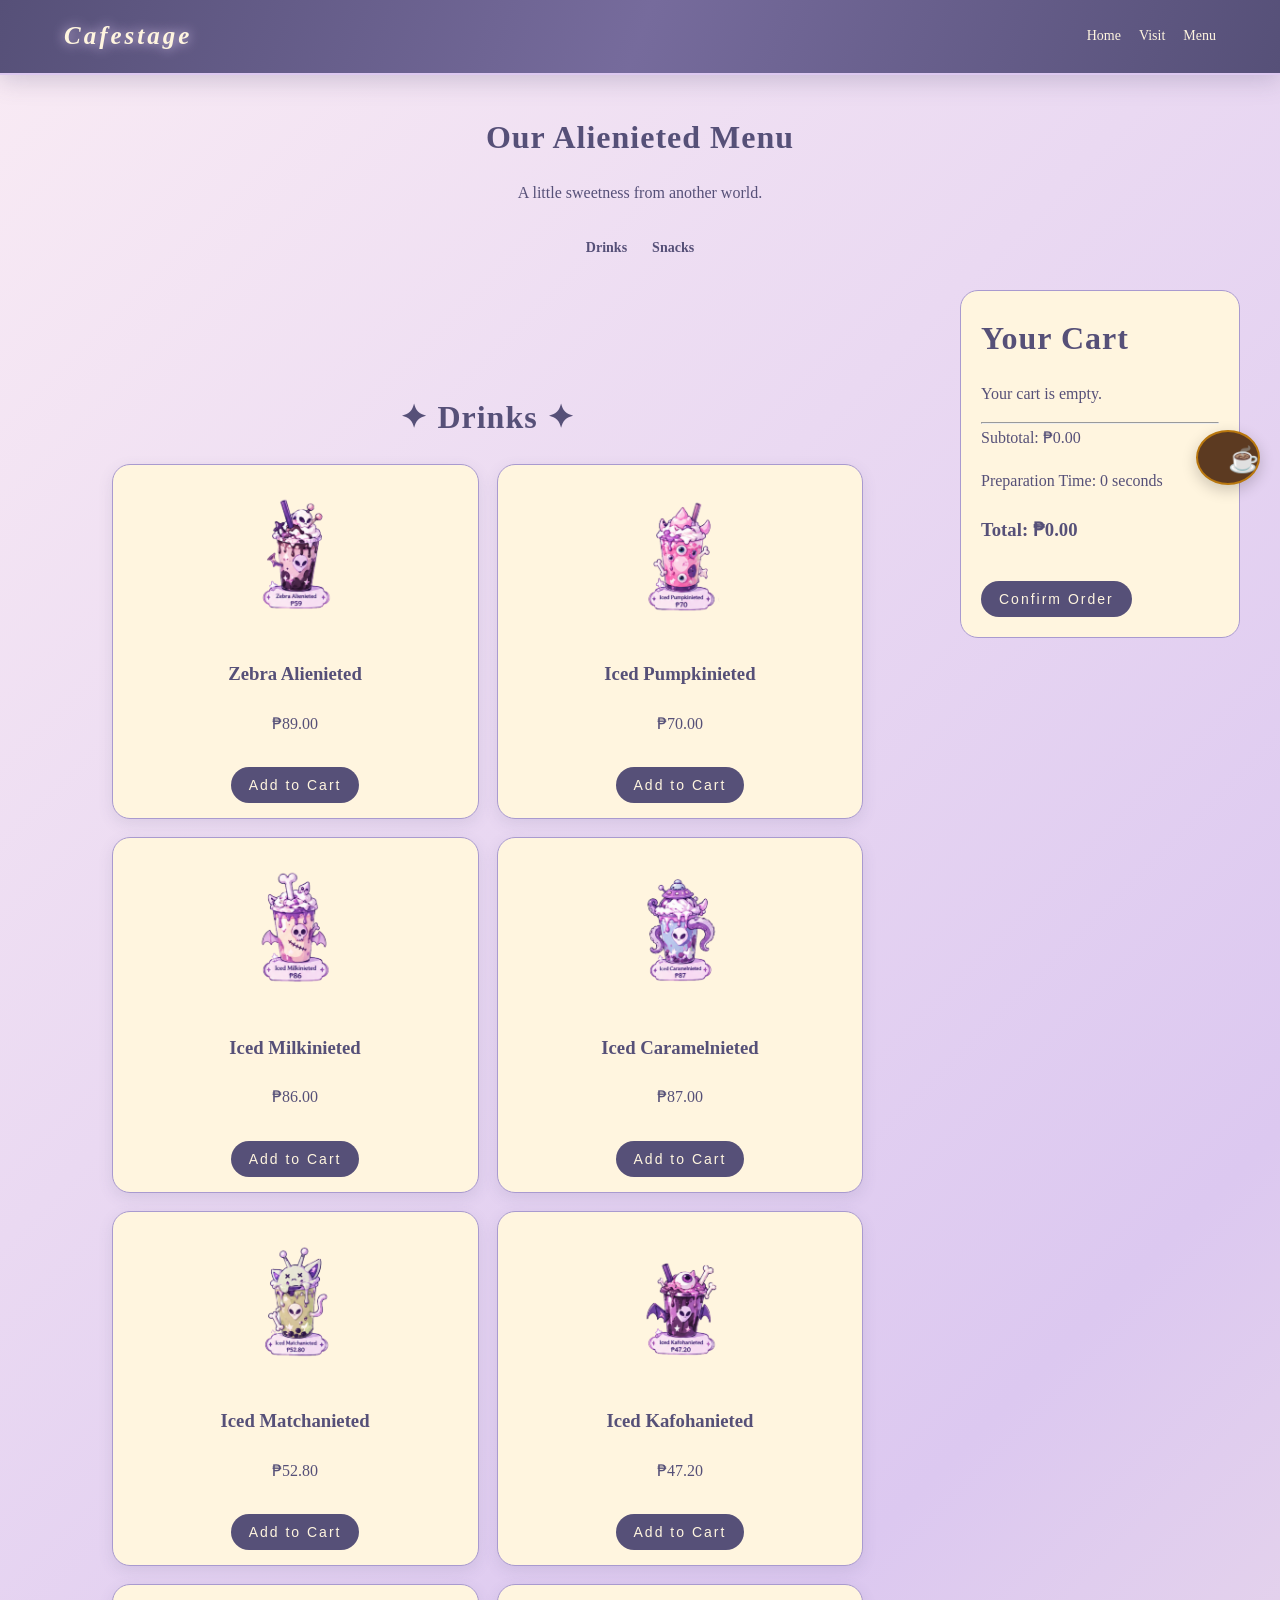
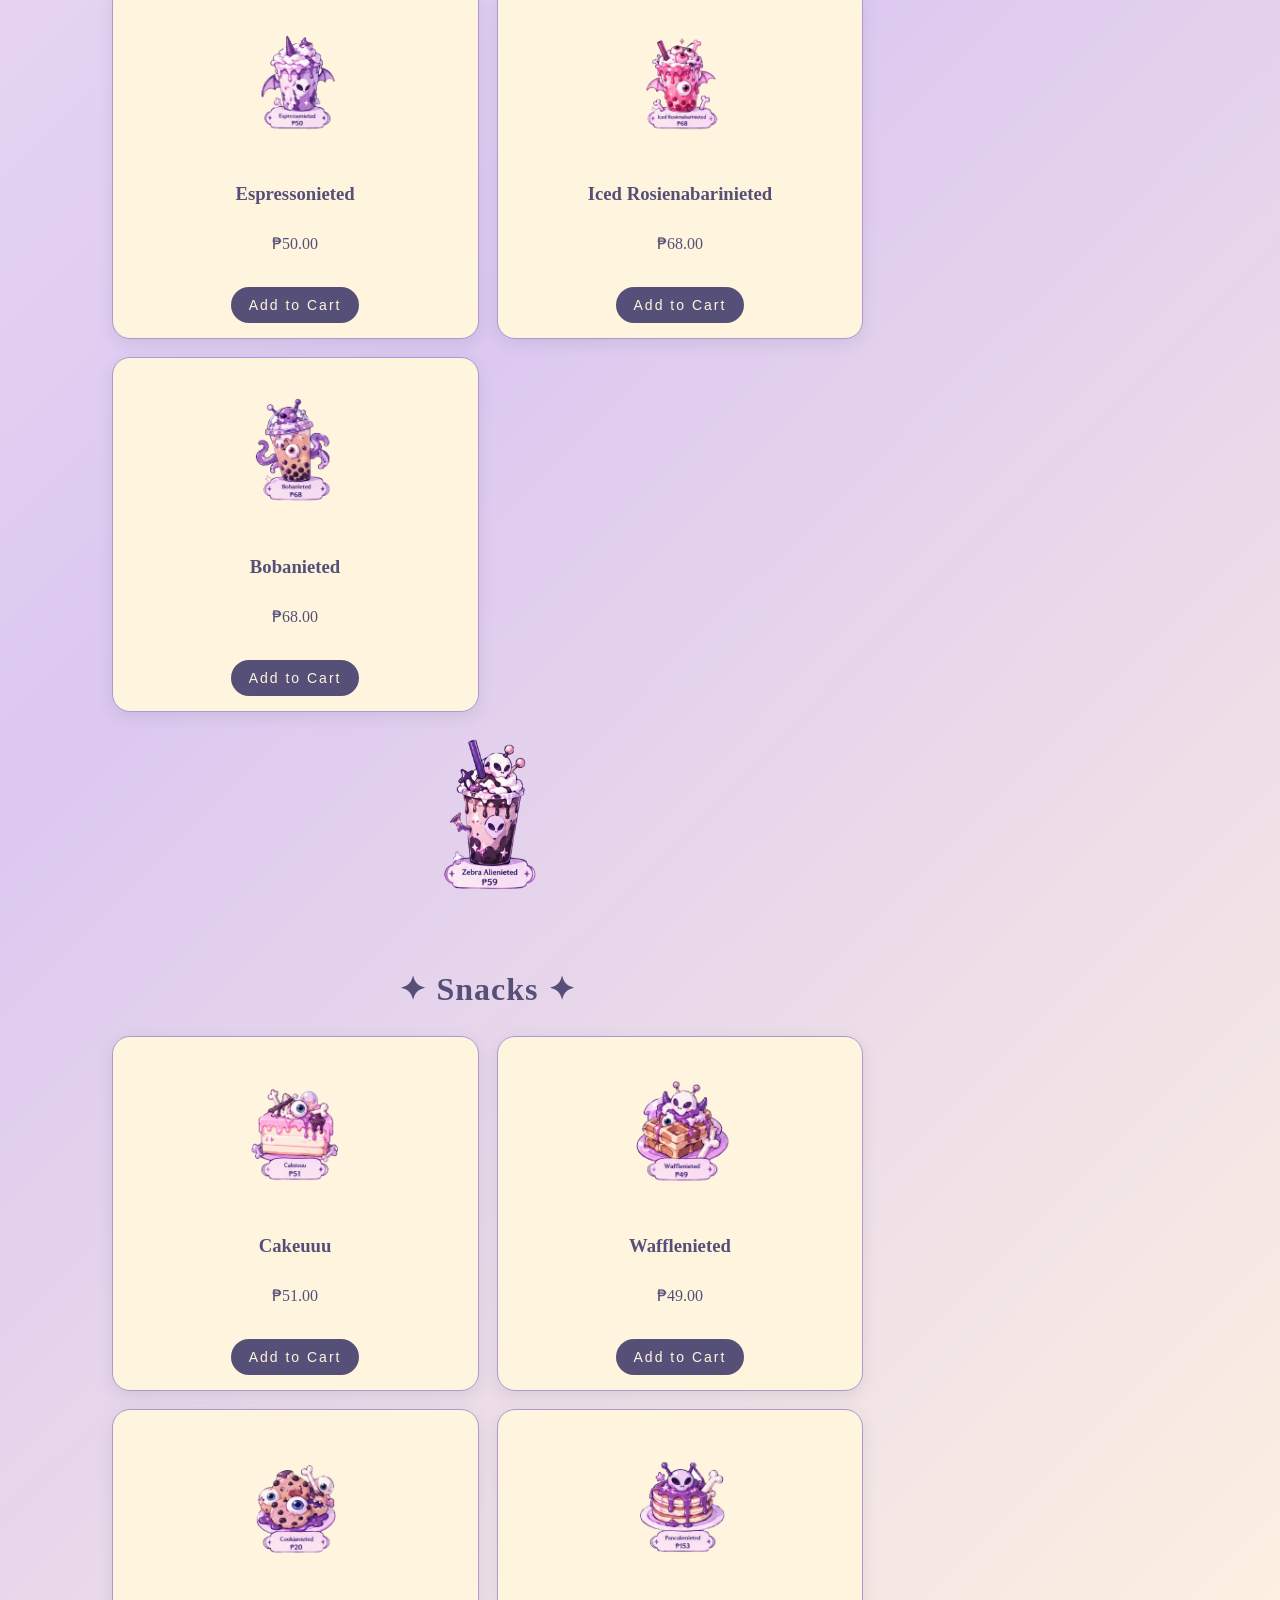
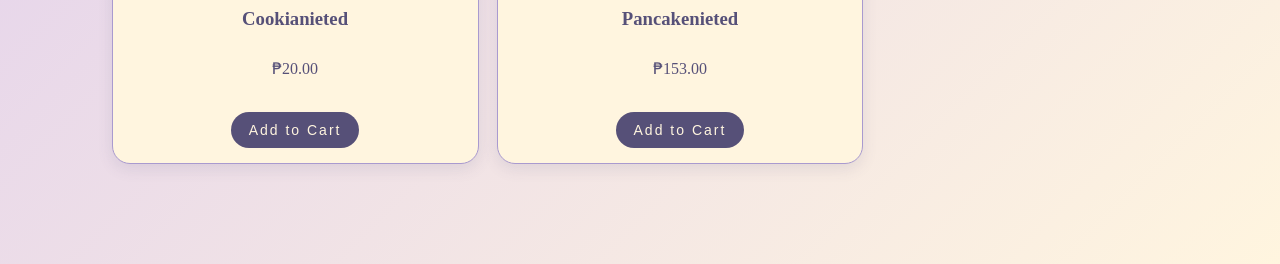
<file: menu.html>
<!DOCTYPE html>
<html lang="en">

<head>
    <meta charset="UTF-8">
    <meta name="viewport" content="width=device-width, initial-scale=1.0">
    <title>Menu | Cafestage</title>
    <link rel="stylesheet" href="style.css">
</head>

<body>
	
	<!-- COLLAPSIBLE FLOATING MENU -->
	
	<div class="floating-widget">
	
	<button class="cafe-toggle" id="cafeToggle">
	☕
	</button>
	
	<div class="floating-panel" id="floatingPanel">
	
	<p class="floating-title">CAFE MENU ✦</p>
	
	<a href="#drinks">🥤 Drinks</a>
	<a href="#snacks">🍰 Snacks</a>
	
	</div>
	
	</div>
	
    <header>
        <h1>Cafestage</h1>
        <nav>
            <a href="index.html">Home</a>
            <a href="visit.html">Visit</a>
            <a href="menu.html">Menu</a>
        </nav>
    </header>

    <main class="menu-section">

        <h2>Our Alienieted Menu</h2>
        <p>A little sweetness from another world.</p>

        <nav class="menu-nav">
            <a href="#drinks">Drinks</a>
            <a href="#snacks">Snacks</a>
        </nav>

        <div class="menu-layout">

            <section class="products-area">

                <h2 id="drinks">✦ Drinks ✦</h2>

                <div id="drink-list" class="product-grid"></div>
                <img src="images/D1.png" alt="Test drink" width="200">

                <h2 id="snacks">✦ Snacks ✦</h2>

                <div id="snack-list" class="product-grid"></div>

            </section>

            <aside class="cart-area">

                <h2>Your Cart</h2>

                <div id="cart-items">
                    <p>Your cart is empty.</p>
                </div>

                <hr>

                <p>Subtotal: ₱<span id="subtotal">0.00</span></p>

                <p>Preparation Time:
                    <span id="prep-time">0</span> seconds
                </p>

                <h3>Total: ₱<span id="total">0.00</span></h3>

                <button onclick="confirmOrder()">
                    Confirm Order
                </button>

            </aside>

        </div>

    </main>

    <script src="script.js"></script>
    
    <script>
    const cafeToggle = document.getElementById("cafeToggle");
    const floatingPanel = document.getElementById("floatingPanel");
    
    cafeToggle.addEventListener("click", function() {
    floatingPanel.classList.toggle("show");
    });
    
    // Close menu after selecting a section
    document.querySelectorAll(".floating-panel a").forEach(link => {
    link.addEventListener("click", function() {
    floatingPanel.classList.remove("show");
    });
    });
    </script>
    

</body>
</html>
</file>
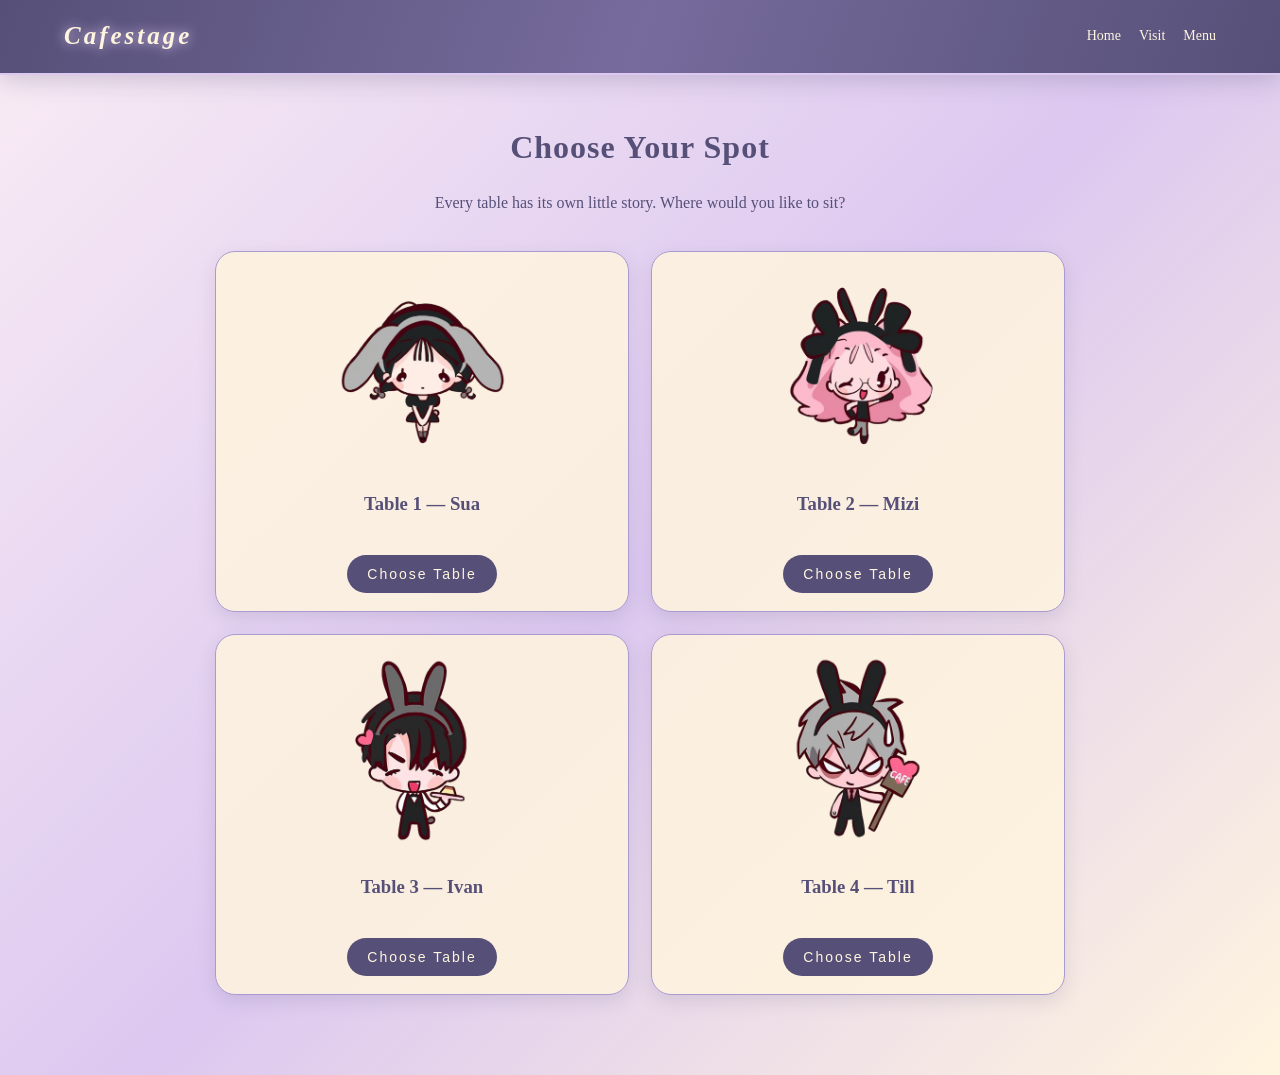
<file: seats.html>
<!DOCTYPE html>
<html lang="en">

<head>
    <meta charset="UTF-8">
    <meta name="viewport" content="width=device-width, initial-scale=1.0">
    <title>Choose Your Table | Cafestage</title>
    <link rel="stylesheet" href="style.css">
</head>

<body>

    <header>
        <h1>Cafestage</h1>
        <nav>
            <a href="index.html">Home</a>
            <a href="visit.html">Visit</a>
            <a href="menu.html">Menu</a>
        </nav>
    </header>

    <main class="seats-section">

        <h2>Choose Your Spot</h2>
        <p>Every table has its own little story. Where would you like to sit?</p>

        <div class="table-grid">

            <div class="table-card">
                <img src="images/sua.png" alt="Sua's table">
                <h3>Table 1 — Sua</h3>
                <button onclick="selectTable('Table 1 — Sua')">
                    Choose Table
                </button>
            </div>

            <div class="table-card">
                <img src="images/mizi.png" alt="Mizi's table">
                <h3>Table 2 — Mizi</h3>
                <button onclick="selectTable('Table 2 — Mizi')">
                    Choose Table
                </button>
            </div>

            <div class="table-card">
                <img src="images/ivan.png" alt="Ivan's table">
                <h3>Table 3 — Ivan</h3>
                <button onclick="selectTable('Table 3 — Ivan')">
                    Choose Table
                </button>
            </div>

            <div class="table-card">
                <img src="images/till.png" alt="Till's table">
                <h3>Table 4 — Till</h3>
                <button onclick="selectTable('Table 4 — Till')">
                    Choose Table
                </button>
            </div>

        </div>

        <div id="selected-table"></div>

    </main>

    <script src="script.js"></script>

</body>
</html>
</file>
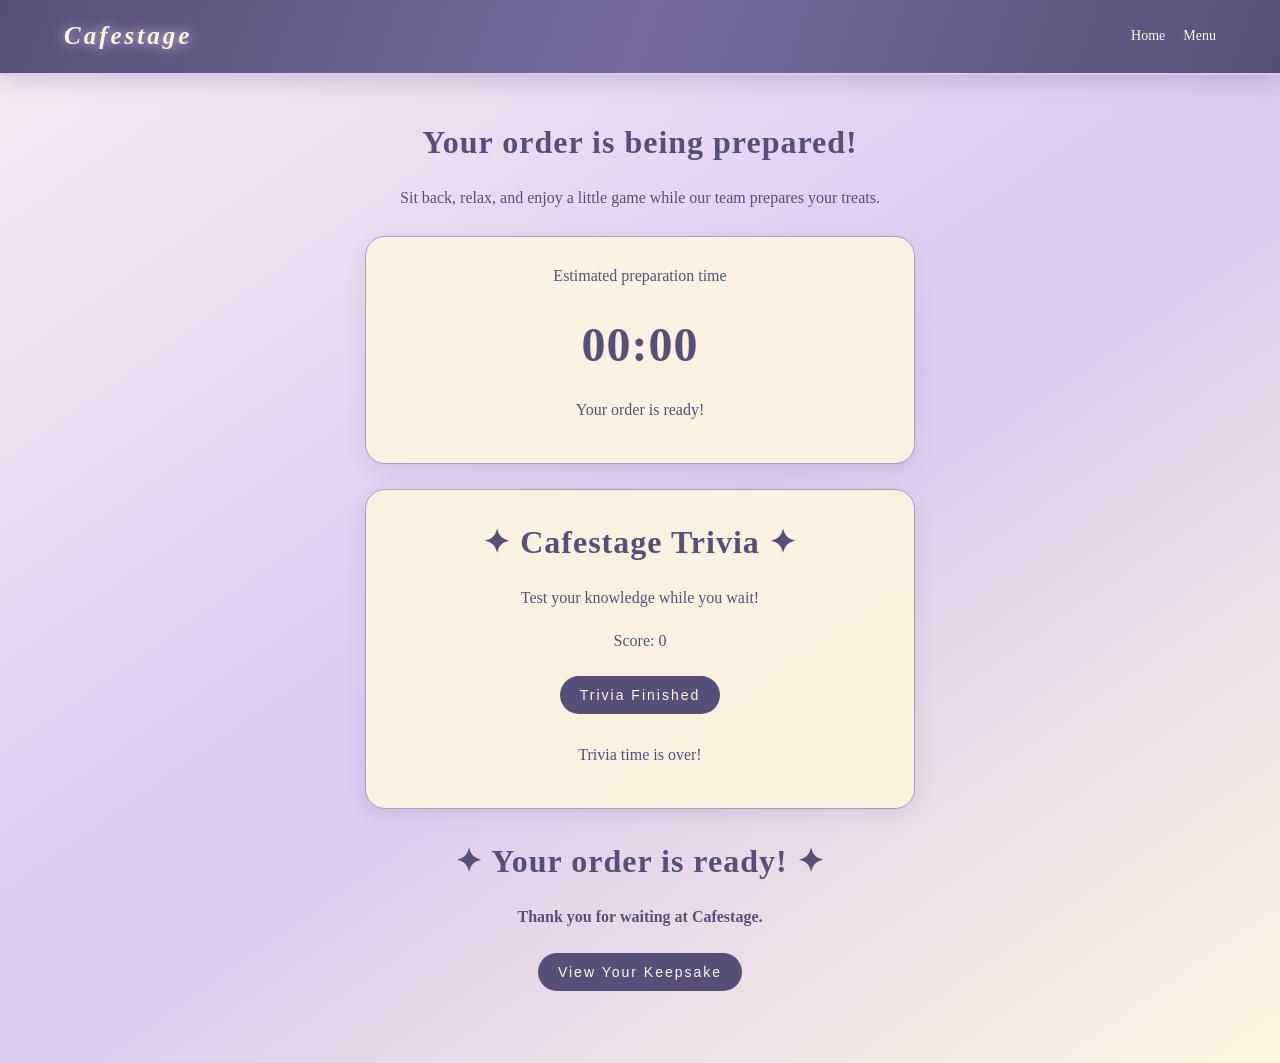
<file: waiting.html>
<!DOCTYPE html>
<html lang="en">

<head>
    <meta charset="UTF-8">
    <meta name="viewport" content="width=device-width, initial-scale=1.0">
    <title>While You Wait | Cafestage</title>
    <link rel="stylesheet" href="style.css">
</head>

<body>

    <header>
        <h1>Cafestage</h1>
        <nav>
            <a href="index.html">Home</a>
            <a href="menu.html">Menu</a>
        </nav>
    </header>

    <main class="waiting-section">

        <h2>Your order is being prepared!</h2>

        <p class="waiting-description">
            Sit back, relax, and enjoy a little game while our
            team prepares your treats.
        </p>

        <div class="timer-card">
            <p>Estimated preparation time</p>
            <h2 id="countdown">00:00</h2>
            <p id="timer-message">Your order is on its way!</p>
        </div>

        <section class="trivia-card">

            <h2>✦ Cafestage Trivia ✦</h2>

            <p>Test your knowledge while you wait!</p>

            <p id="score">Score: 0</p>

            <button id="start-trivia" onclick="startTrivia()">
                Play Trivia
            </button>

            <div id="trivia-area"></div>

        </section>

        <div id="ready-area"></div>

    </main>

    <script src="script.js"></script>

</body>
</html>
</file>
<file: style.css>
/* =================================
   CAFESTAGE - MAIN DESIGN
================================= */

/* 1. COLOR PALETTE */

:root {
    --cloud-pink: #F8EAF4;
    --dream-lavender: #DCC8F0;
    --twilight: #A99ACF;
    --midnight-plum: #565078;
    --starlight-cream: #FFF5DF;
}


/* 2. BASIC SETTINGS */

* {
    margin: 0;
    padding: 0;
    box-sizing: border-box;
    scroll-behavior: smooth;
}

body {
    font-family: Georgia, serif;
    background: var(--cloud-pink);
    color: var(--midnight-plum);
    line-height: 1.7;
}


/* 3. HEADER AND NAVIGATION */

header {
    background: var(--midnight-plum);
    color: var(--starlight-cream);

    padding: 15px 5%;

    display: flex;
    align-items: center;
    justify-content: space-between;
    flex-wrap: wrap;

    gap: 15px;
}

header img {
    width: 55px;
    height: 55px;
    object-fit: contain;
}

header h1 {
    font-size: 25px;
    letter-spacing: 3px;
}

nav {
    display: flex;
    flex-wrap: wrap;
    gap: 18px;
}

nav a {
    color: var(--starlight-cream);
    text-decoration: none;
    font-size: 14px;
    transition: 0.3s;
}

nav a:hover {
    color: var(--dream-lavender);
}


/* 4. GENERAL SECTIONS */

section {
    padding: 65px 8%;
    text-align: center;
}

h2 {
    font-size: 32px;
    margin-bottom: 15px;
    letter-spacing: 1px;
}

h3 {
    margin: 20px 0;
}

p {
    margin-bottom: 15px;
}


/* 5. HOMEPAGE WELCOME */

#home {
    min-height: 85vh;

    display: flex;
    flex-direction: column;
    justify-content: center;
    align-items: center;

    background:
        radial-gradient(
            circle at top,
            #FFF5DF,
            #F8EAF4,
            #DCC8F0
        );

    padding: 50px 7%;
}

#home > p:first-child {
    letter-spacing: 5px;
    font-size: 12px;
}

#home h2 {
    font-size: 48px;
    letter-spacing: 5px;
}

#home img {
    max-width: 100%;
    height: auto;
    border-radius: 15px;
    margin: 15px 0;
}

#home img:nth-of-type(2) {
    width: 420px;
    max-height: 220px;
    object-fit: cover;
}


/* 6. BUTTON DESIGN */

button,
#home a {
    display: inline-block;

    background: var(--midnight-plum);
    color: var(--starlight-cream);

    border: 1px solid var(--twilight);
    border-radius: 30px;

    padding: 13px 30px;
    margin-top: 15px;

    font-size: 14px;
    letter-spacing: 2px;

    text-decoration: none;
    cursor: pointer;

    transition: 0.3s;
}

button:hover,
#home a:hover {
    background: var(--twilight);
    color: white;

    box-shadow: 0 0 20px #A99ACF;
    transform: translateY(-3px);
}


/* 7. ABOUT SECTION */

#about {
    background: var(--starlight-cream);
    padding: 80px 12%;
}

#about h2 {
    color: var(--midnight-plum);
}

#about p {
    max-width: 750px;
    margin: 15px auto;
}


/* 8. FOOTER */

footer {
    background: var(--midnight-plum);
    color: var(--starlight-cream);

    padding: 35px 15px;
    text-align: center;
}

footer a {
    color: var(--dream-lavender);
    text-decoration: none;
    margin: 10px;
}


/* 9. MOBILE RESPONSIVENESS */

@media (max-width: 600px) {

    header {
        justify-content: center;
        text-align: center;
    }

    nav {
        justify-content: center;
        gap: 12px;
    }

    nav a {
        font-size: 12px;
    }

    #home h2 {
        font-size: 34px;
    }

    h2 {
        font-size: 26px;
    }

    section {
        padding: 45px 6%;
    }

    #about {
        padding: 55px 8%;
    }
}


/* =================================
   CAFESTAGE - CELESTIAL ENHANCEMENTS
================================= */

/* BACKGROUND ATMOSPHERE */

body {
    background:
        radial-gradient(
            ellipse at 15% 10%,
            rgba(220, 200, 240, 0.8),
            transparent 45%
        ),
        radial-gradient(
            ellipse at 85% 80%,
            rgba(169, 154, 207, 0.35),
            transparent 45%
        ),
        #F8EAF4;
}


/* HEADER ENHANCEMENT */

header {
    background:
        linear-gradient(
            110deg,
            #565078,
            #766B9C,
            #565078
        );

    box-shadow: 0 5px 25px rgba(86, 80, 120, 0.25);

    border-bottom: 2px solid #DCC8F0;

    position: sticky;
    top: 0;
    z-index: 100;
}

header h1 {
    font-family: Georgia, serif;
    font-style: italic;
    text-shadow: 0 0 12px #DCC8F0;
}

header img {
    filter: drop-shadow(0 0 8px #DCC8F0);
}


/* NAVIGATION EFFECTS */

nav a {
    position: relative;
    padding: 5px 0;
}

nav a::after {
    content: "";
    position: absolute;
    bottom: -4px;
    left: 0;

    width: 0;
    height: 2px;

    background: #FFF5DF;
    transition: 0.3s;
}

nav a:hover::after {
    width: 100%;
}


/* HOMEPAGE WELCOME */

#home {
    position: relative;
    overflow: hidden;

    background:
        linear-gradient(
            135deg,
            #FFF5DF,
            #F8EAF4,
            #DCC8F0,
            #A99ACF
        );

    border-bottom: 1px solid #DCC8F0;
}

#home::before {
    content: "✦     ☾     ✧";
    position: absolute;
    top: 30px;
    left: 8%;

    font-size: 30px;
    color: #A99ACF;
    letter-spacing: 20px;
}

#home::after {
    content: "✧     ✦     ☽";
    position: absolute;
    bottom: 25px;
    right: 8%;

    font-size: 30px;
    color: #A99ACF;
    letter-spacing: 20px;
}

#home > p:first-child {
    color: #766B9C;
    font-weight: bold;
}

#home h2 {
    color: #565078;

    font-family: Georgia, serif;
    font-style: italic;

    text-shadow:
        2px 3px 0 #FFF5DF,
        0 0 20px rgba(169, 154, 207, 0.7);
}

#home img:first-of-type {
    width: min(850px, 100%);
    border: 5px solid #FFF5DF;

    box-shadow:
        0 10px 35px rgba(86, 80, 120, 0.25);
}

#home img:nth-of-type(2) {
    border: 3px solid #FFF5DF;

    box-shadow:
        0 0 25px rgba(86, 80, 120, 0.25);
}


/* ENTER CAFE BUTTON */

#home a {
    margin-top: 25px;
    padding: 16px 45px;

    border: 2px solid #FFF5DF;

    background:
        linear-gradient(
            135deg,
            #565078,
            #8D7FB7
        );

    box-shadow:
        0 0 15px rgba(169, 154, 207, 0.7),
        0 8px 20px rgba(86, 80, 120, 0.2);

    font-weight: bold;
}

#home a:hover {
    letter-spacing: 4px;
    box-shadow: 0 0 30px #A99ACF;
}


/* ABOUT SECTION */

#about {
    position: relative;

    background:
        linear-gradient(
            145deg,
            #FFF5DF,
            #F8EAF4
        );

    border-top: 5px double #DCC8F0;
    border-bottom: 5px double #DCC8F0;
}

#about h2 {
    font-family: Georgia, serif;
    font-style: italic;
    font-size: 36px;
}

#about h2::after {
    content: " ✦";
    color: #A99ACF;
}

#about p {
    line-height: 2;
    color: #565078;
}


/* FOOTER ENHANCEMENT */

footer {
    background:
        linear-gradient(
            120deg,
            #565078,
            #766B9C,
            #565078
        );

    border-top: 3px solid #DCC8F0;
}

footer a {
    display: inline-block;
    padding: 7px 15px;

    border: 1px solid #A99ACF;
    border-radius: 20px;

    transition: 0.3s;
}

footer a:hover {
    background: #DCC8F0;
    color: #565078;
}


/* MOBILE ADJUSTMENTS */

@media (max-width: 600px) {

    #home::before,
    #home::after {
        font-size: 18px;
        letter-spacing: 8px;
    }

    #home h2 {
        font-size: 36px;
    }

    #about h2 {
        font-size: 29px;
    }

}


/* =========================
   VISIT PAGE
========================= */

.visit-section {
    text-align: center;
    padding: 50px 20px;
    min-height: 80vh;
    background: linear-gradient(
        145deg,
        #F8EAF4,
        #DCC8F0,
        #FFF5DF
    );
}

.visit-section h2 {
    color: #565078;
    font-size: 2rem;
}

.visit-section h3 {
    color: #565078;
    margin-top: 30px;
}

.visit-gif {
    width: 220px;
    max-width: 85%;
    display: block;
    margin: 25px auto;
    border-radius: 18px;
}

.visit-options {
    display: flex;
    justify-content: center;
    gap: 15px;
    flex-wrap: wrap;
    margin: 25px;
}

.visit-options button {
    background: #565078;
    color: #FFF5DF;
    border: 2px solid #A99ACF;
    padding: 13px 28px;
    border-radius: 25px;
    cursor: pointer;
    font-size: 1rem;
}

.visit-options button:hover {
    background: #A99ACF;
    transform: translateY(-3px);
}



/* =========================
   TABLE SELECTION PAGE
========================= */

.seats-section {
    text-align: center;
    padding: 45px 20px;
    min-height: 80vh;
    background: linear-gradient(
        135deg,
        #F8EAF4,
        #DCC8F0,
        #FFF5DF
    );
}

.seats-section h2 {
    color: #565078;
    font-size: 2rem;
}

.table-grid {
    display: grid;
    grid-template-columns: repeat(2, minmax(0, 1fr));
    gap: 22px;
    max-width: 850px;
    margin: 35px auto;
}

.table-card {
    background: rgba(255, 245, 223, 0.85);
    padding: 18px;
    border: 1px solid #A99ACF;
    border-radius: 20px;
    box-shadow: 0 6px 18px rgba(86, 80, 120, 0.15);
}

.table-card img {
    width: 100%;
    height: 190px;
    object-fit: contain;
    border-radius: 12px;
}

.table-card h3 {
    color: #565078;
}

.table-card button {
    background: #565078;
    color: #FFF5DF;
    padding: 11px 20px;
    border: none;
    border-radius: 20px;
    cursor: pointer;
}

#selected-table {
    margin: 30px auto;
    max-width: 600px;
    color: #565078;
}

@media (max-width: 600px) {
    .table-grid {
        grid-template-columns: 1fr;
    }
}



/* =========================
   MENU PAGE
========================= */

.menu-section {
    padding: 35px 20px;
    min-height: 100vh;
    background: linear-gradient(
        135deg,
        #F8EAF4,
        #DCC8F0,
        #FFF5DF
    );
}

.menu-section > h2,
.menu-section > p {
    text-align: center;
    color: #565078;
}

.menu-nav {
    display: flex;
    justify-content: center;
    gap: 25px;
    margin: 25px;
}

.menu-nav a {
    color: #565078;
    font-weight: bold;
    text-decoration: none;
}

.menu-layout {
    display: grid;
    grid-template-columns: minmax(0, 1fr) 280px;
    gap: 25px;
    max-width: 1200px;
    margin: auto;
    align-items: start;
}

.products-area h2 {
    color: #565078;
    text-align: center;
    margin: 35px 0 20px;
}

.product-grid {
    display: grid;
    grid-template-columns: repeat(2, minmax(0, 1fr));
    gap: 18px;
}

.product-card {
    background: #FFF5DF;
    border: 1px solid #A99ACF;
    border-radius: 18px;
    padding: 15px;
    text-align: center;
    box-shadow: 0 5px 15px rgba(86, 80, 120, 0.12);
}

.product-card img {
    width: 100%;
    height: 150px;
    object-fit: contain;
}

.product-card h3 {
    color: #565078;
}

.product-card button,
.cart-area button {
    background: #565078;
    color: #FFF5DF;
    border: none;
    border-radius: 20px;
    padding: 10px 18px;
    cursor: pointer;
}

.cart-area {
    background: #FFF5DF;
    border: 1px solid #A99ACF;
    border-radius: 18px;
    padding: 20px;
    position: sticky;
    top: 100px;
    color: #565078;
}

.cart-item {
    border-bottom: 1px solid #DCC8F0;
    padding: 10px 0;
}

.cart-item button {
    padding: 4px 10px;
    margin: 3px;
}

@media (max-width: 750px) {
    .menu-layout {
        grid-template-columns: 1fr;
    }

    .cart-area {
        position: static;
    }
}

@media (max-width: 450px) {
    .product-grid {
        grid-template-columns: 1fr;
    }
}


/* =========================
   WAITING PAGE
========================= */

.waiting-section {
    min-height: 85vh;
    padding: 40px 20px;
    text-align: center;
    background: linear-gradient(
        145deg,
        #F8EAF4,
        #DCC8F0,
        #FFF5DF
    );
}

.waiting-section > h2 {
    color: #565078;
    font-size: 2rem;
}

.waiting-description {
    color: #565078;
}

.timer-card,
.trivia-card {
    background: rgba(255, 245, 223, 0.9);
    border: 1px solid #A99ACF;
    border-radius: 20px;
    padding: 25px;
    max-width: 550px;
    margin: 25px auto;
    box-shadow: 0 6px 18px rgba(86, 80, 120, 0.12);
    color: #565078;
}

#countdown {
    font-size: 3rem;
    color: #565078;
    margin: 10px;
}

.trivia-card button,
#ready-area button {
    background: #565078;
    color: #FFF5DF;
    padding: 11px 20px;
    border: none;
    border-radius: 20px;
    margin: 7px;
    cursor: pointer;
}

.trivia-option {
    display: block;
    width: 100%;
    margin: 10px 0;
    padding: 12px;
    background: #DCC8F0;
    color: #565078;
    border: 1px solid #A99ACF;
    border-radius: 12px;
    cursor: pointer;
}

.trivia-option:disabled {
    opacity: 0.7;
    cursor: default;
}

#trivia-area {
    margin-top: 20px;
}

#ready-area {
    color: #565078;
    font-weight: bold;
    margin: 25px auto;
}


/* =========================
   KEEPSAKE PAGE
========================= */

.keepsake-section {
    text-align: center;
    padding: 40px 20px;
    min-height: 100vh;
    background:
        radial-gradient(circle at top, #FFF5DF, transparent 45%),
        linear-gradient(135deg, #F8EAF4, #DCC8F0, #FFF5DF);
}

.keepsake-section > h2 {
    color: #565078;
    font-size: 2rem;
}

.ready-gif {
    width: 260px;
    max-width: 85%;
    border-radius: 20px;
    margin: 20px auto;
    display: block;
}

.keepsake-message {
    max-width: 600px;
    margin: 20px auto 35px;
    color: #565078;
    line-height: 1.8;
}

.receipt-card {
    max-width: 450px;
    margin: 30px auto;
    padding: 25px;
    background: #FFF5DF;
    color: #565078;
    border: 2px dashed #A99ACF;
    border-radius: 12px;
    text-align: left;
    box-shadow: 0 8px 20px rgba(86, 80, 120, 0.15);
}

.receipt-card h2,
.receipt-card h3 {
    text-align: center;
}

.receipt-card hr {
    border: none;
    border-top: 1px dashed #A99ACF;
    margin: 18px 0;
}

.receipt-item {
    display: flex;
    justify-content: space-between;
    gap: 12px;
    margin: 10px 0;
}

.creators-section {
    max-width: 850px;
    margin: 55px auto;
    color: #565078;
}

.creator-grid {
    display: grid;
    grid-template-columns: repeat(2, minmax(0, 1fr));
    gap: 25px;
    margin-top: 25px;
}

.creator-card {
    background: #FFF5DF;
    padding: 20px;
    border: 1px solid #A99ACF;
    border-radius: 20px;
}

.creator-card img {
    width: 150px;
    height: 150px;
    max-width: 100%;
    object-fit: cover;
    border-radius: 50%;
    border: 4px solid #DCC8F0;
}

.creator-card h3 {
    color: #565078;
}

.creator-card a {
    color: #565078;
}

.letter-section {
    max-width: 650px;
    margin: 45px auto;
    color: #565078;
}

.envelope {
    background: #DCC8F0;
    border: 2px solid #A99ACF;
    border-radius: 15px;
    padding: 25px;
    cursor: pointer;
    max-width: 300px;
    margin: 20px auto;
    box-shadow: 0 5px 15px rgba(86, 80, 120, 0.12);
}

.envelope-icon {
    font-size: 55px;
}

.letter-content {
    display: none;
    background: #FFF5DF;
    border: 1px solid #A99ACF;
    border-radius: 15px;
    padding: 25px;
    text-align: left;
    line-height: 1.8;
    margin: 20px auto;
}

.letter-content.open {
    display: block;
}

.home-button {
    background: #565078;
    color: #FFF5DF;
    padding: 13px 30px;
    border: none;
    border-radius: 25px;
    cursor: pointer;
    margin: 30px;
}

@media (max-width: 500px) {
    .creator-grid {
        grid-template-columns: 1fr;
    }

    .receipt-card {
        padding: 18px;
    }
}


/* ===== COLLAPSIBLE CAFE MENU ===== */

.floating-widget {
    position: fixed;
    right: 20px;
    top: 50%;
    transform: translateY(-50%);
    z-index: 9999;

    display: flex;
    flex-direction: column;
    align-items: flex-end;
    gap: 12px;
}

/* COFFEE BUTTON */

.cafe-toggle {
    width: 55px;
    height: 55px;

    border: 2px solid #B9770E;
    border-radius: 50%;

    background: #5C3A21;
    color: #F4C542;

    font-size: 25px;
    cursor: pointer;

    box-shadow: 0 5px 15px rgba(0,0,0,0.2);
    transition: 0.3s;
}

.cafe-toggle:hover {
    transform: rotate(-10deg) scale(1.08);
}

/* MENU PANEL */

.floating-panel {
    display: none;
    flex-direction: column;
    gap: 10px;

    background: #5C3A21;
    border: 2px solid #B9770E;
    border-radius: 16px;

    padding: 16px;
    min-width: 125px;

    box-shadow: 0 5px 15px rgba(0,0,0,0.2);
}

.floating-panel.show {
    display: flex;
}

.floating-title {
    color: #F4C542;
    font-size: 12px;
    letter-spacing: 2px;
    text-align: center;
    margin: 0 0 5px;
}

.floating-panel a {
    color: #FFF1DA;
    text-decoration: none;
    padding: 9px;
    border-radius: 9px;
    font-size: 13px;
    white-space: nowrap;
    transition: 0.3s;
}

.floating-panel a:hover {
    background: #B9770E;
}

/* MOBILE */

@media (max-width: 600px) {
    .floating-widget {
        right: 10px;
    }

    .cafe-toggle {
        width: 48px;
        height: 48px;
    }
}
</file>
